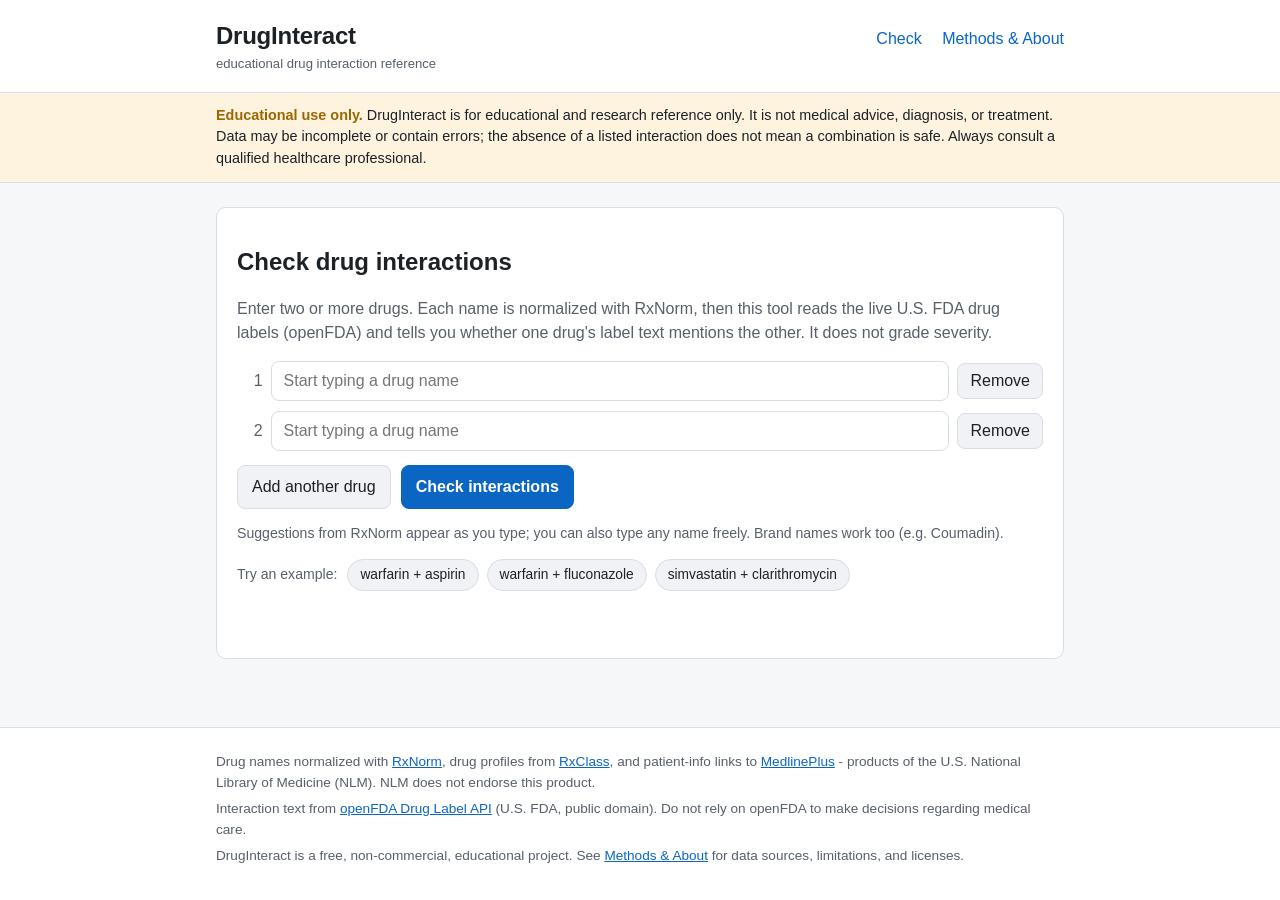
<file: index.html>
<!DOCTYPE html>
<html lang="en">
<head>
  <meta charset="utf-8">
  <meta name="viewport" content="width=device-width, initial-scale=1">
  <title>DrugInteract - educational drug interaction reference</title>
  <meta name="description" content="Free, educational drug-drug interaction reference. Checks U.S. FDA drug labels (openFDA) live in your browser. Not medical advice.">
  <!-- Bump the ?v= token on any app.js / styles.css change to bust browser and CDN caches on redeploy. -->
  <link rel="stylesheet" href="styles.css?v=1.1.0">
</head>
<body>
  <header class="site-header">
    <div class="wrap">
      <div class="brand">DrugInteract
        <small>educational drug interaction reference</small>
      </div>
      <nav class="nav">
        <a href="index.html">Check</a>
        <a href="methods.html">Methods &amp; About</a>
      </nav>
    </div>
  </header>

  <div class="disclaimer" role="note">
    <div class="wrap">
      <strong>Educational use only.</strong>
      DrugInteract is for educational and research reference only. It is not medical
      advice, diagnosis, or treatment. Data may be incomplete or contain errors; the
      absence of a listed interaction does not mean a combination is safe. Always
      consult a qualified healthcare professional.
    </div>
  </div>

  <main>
    <div class="wrap">
      <section class="card">
        <h1>Check drug interactions</h1>
        <p class="lead">
          Enter two or more drugs. Each name is normalized with RxNorm, then this
          tool reads the live U.S. FDA drug labels (openFDA) and tells you whether
          one drug's label text mentions the other. It does not grade severity.
        </p>

        <form id="drug-form" novalidate>
          <div id="drug-rows" class="drug-rows" aria-label="Drugs to check"></div>
          <div class="controls">
            <button type="button" id="add-drug">Add another drug</button>
            <button type="submit" id="check" class="btn-primary">Check interactions</button>
          </div>
          <p class="hint">Suggestions from RxNorm appear as you type; you can also type any name freely. Brand names work too (e.g. Coumadin).</p>
          <div class="examples">
            <span class="hint">Try an example:</span>
            <span id="example-chips" class="example-chips"></span>
          </div>
        </form>

        <p id="status" class="status" role="status" aria-live="polite"></p>
      </section>

      <section id="results" aria-live="polite"></section>
    </div>
  </main>

  <footer class="site-footer">
    <div class="wrap">
      <p>
        Drug names normalized with <a href="https://rxnav.nlm.nih.gov/" rel="noopener" target="_blank">RxNorm</a>,
        drug profiles from <a href="https://rxnav.nlm.nih.gov/RxClassIntro.html" rel="noopener" target="_blank">RxClass</a>,
        and patient-info links to <a href="https://medlineplus.gov/" rel="noopener" target="_blank">MedlinePlus</a> -
        products of the U.S. National Library of Medicine (NLM). NLM does not endorse this product.
      </p>
      <p>
        Interaction text from <a href="https://open.fda.gov/apis/drug/label/" rel="noopener" target="_blank">openFDA Drug Label API</a>
        (U.S. FDA, public domain). Do not rely on openFDA to make decisions regarding medical care.
      </p>
      <p>
        DrugInteract is a free, non-commercial, educational project.
        See <a href="methods.html">Methods &amp; About</a> for data sources, limitations, and licenses.
      </p>
    </div>
  </footer>

  <script src="app.js?v=1.1.0" defer></script>
</body>
</html>
</file>
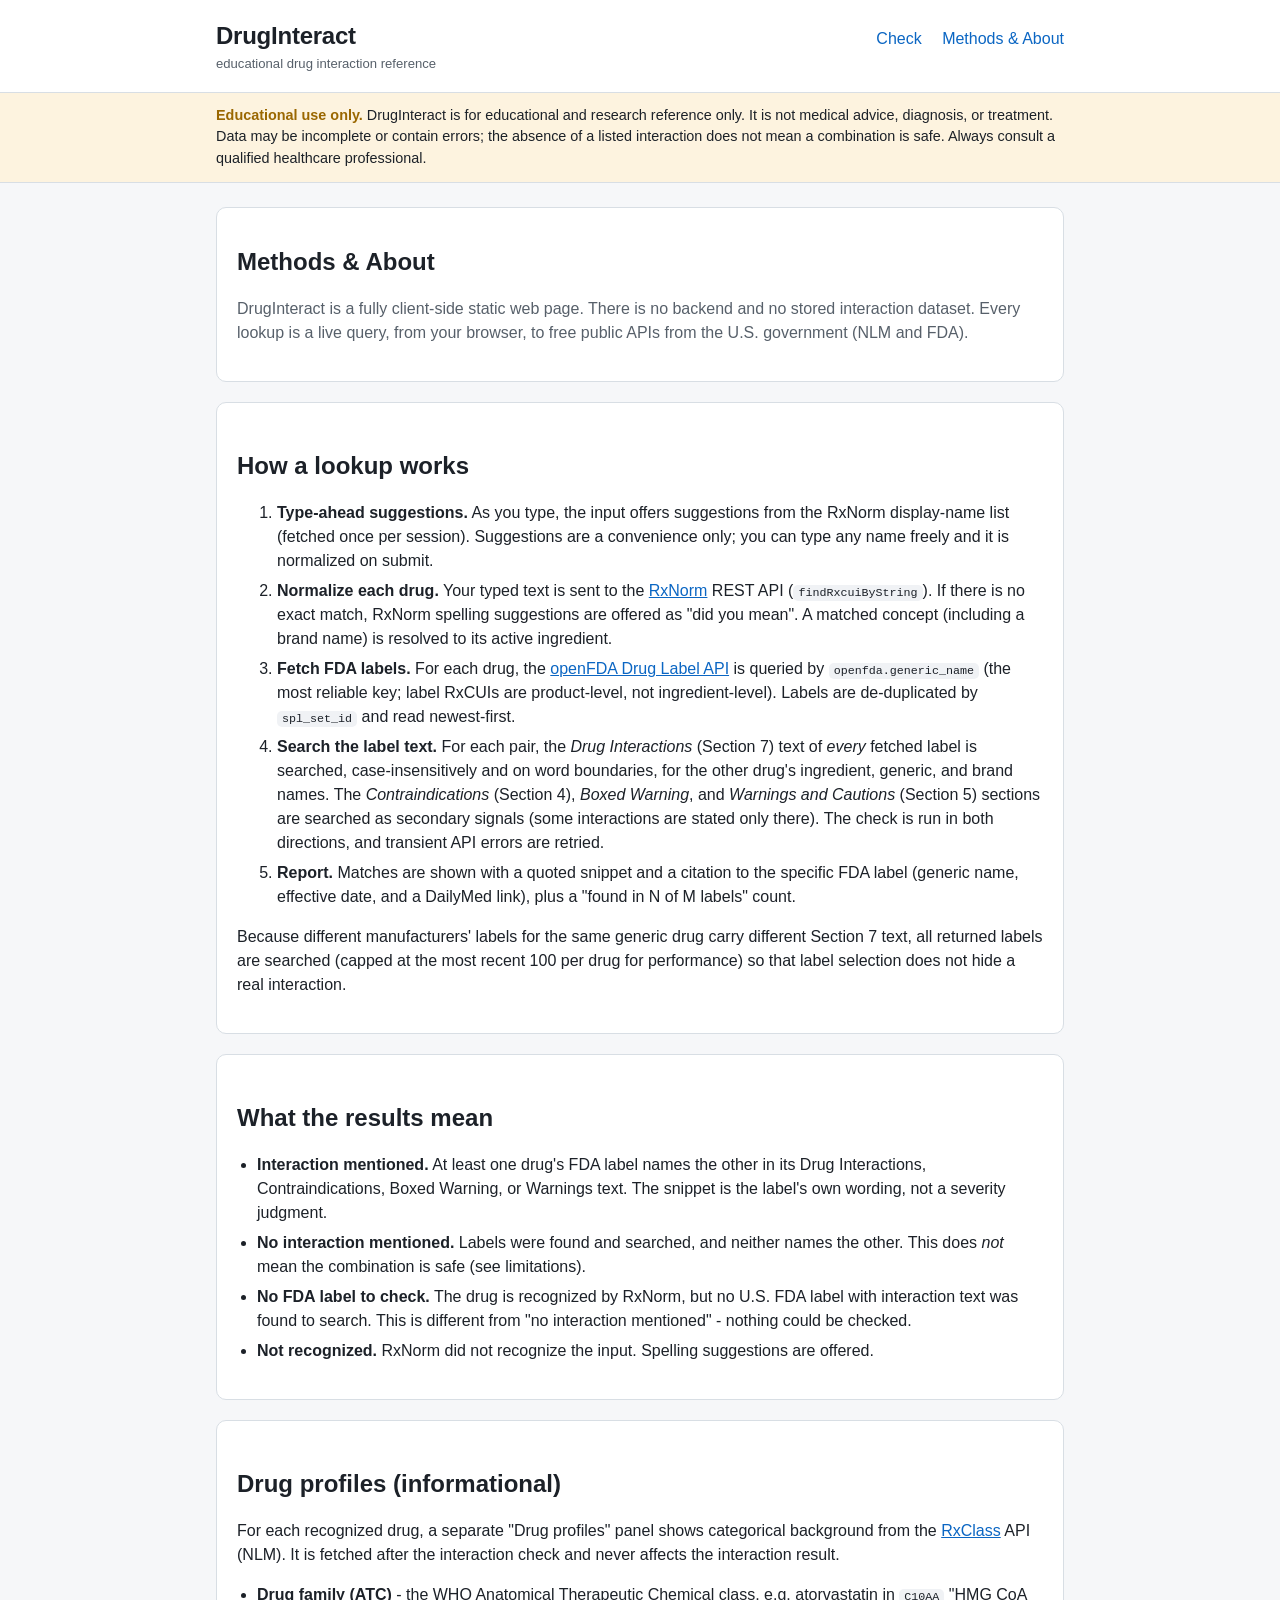
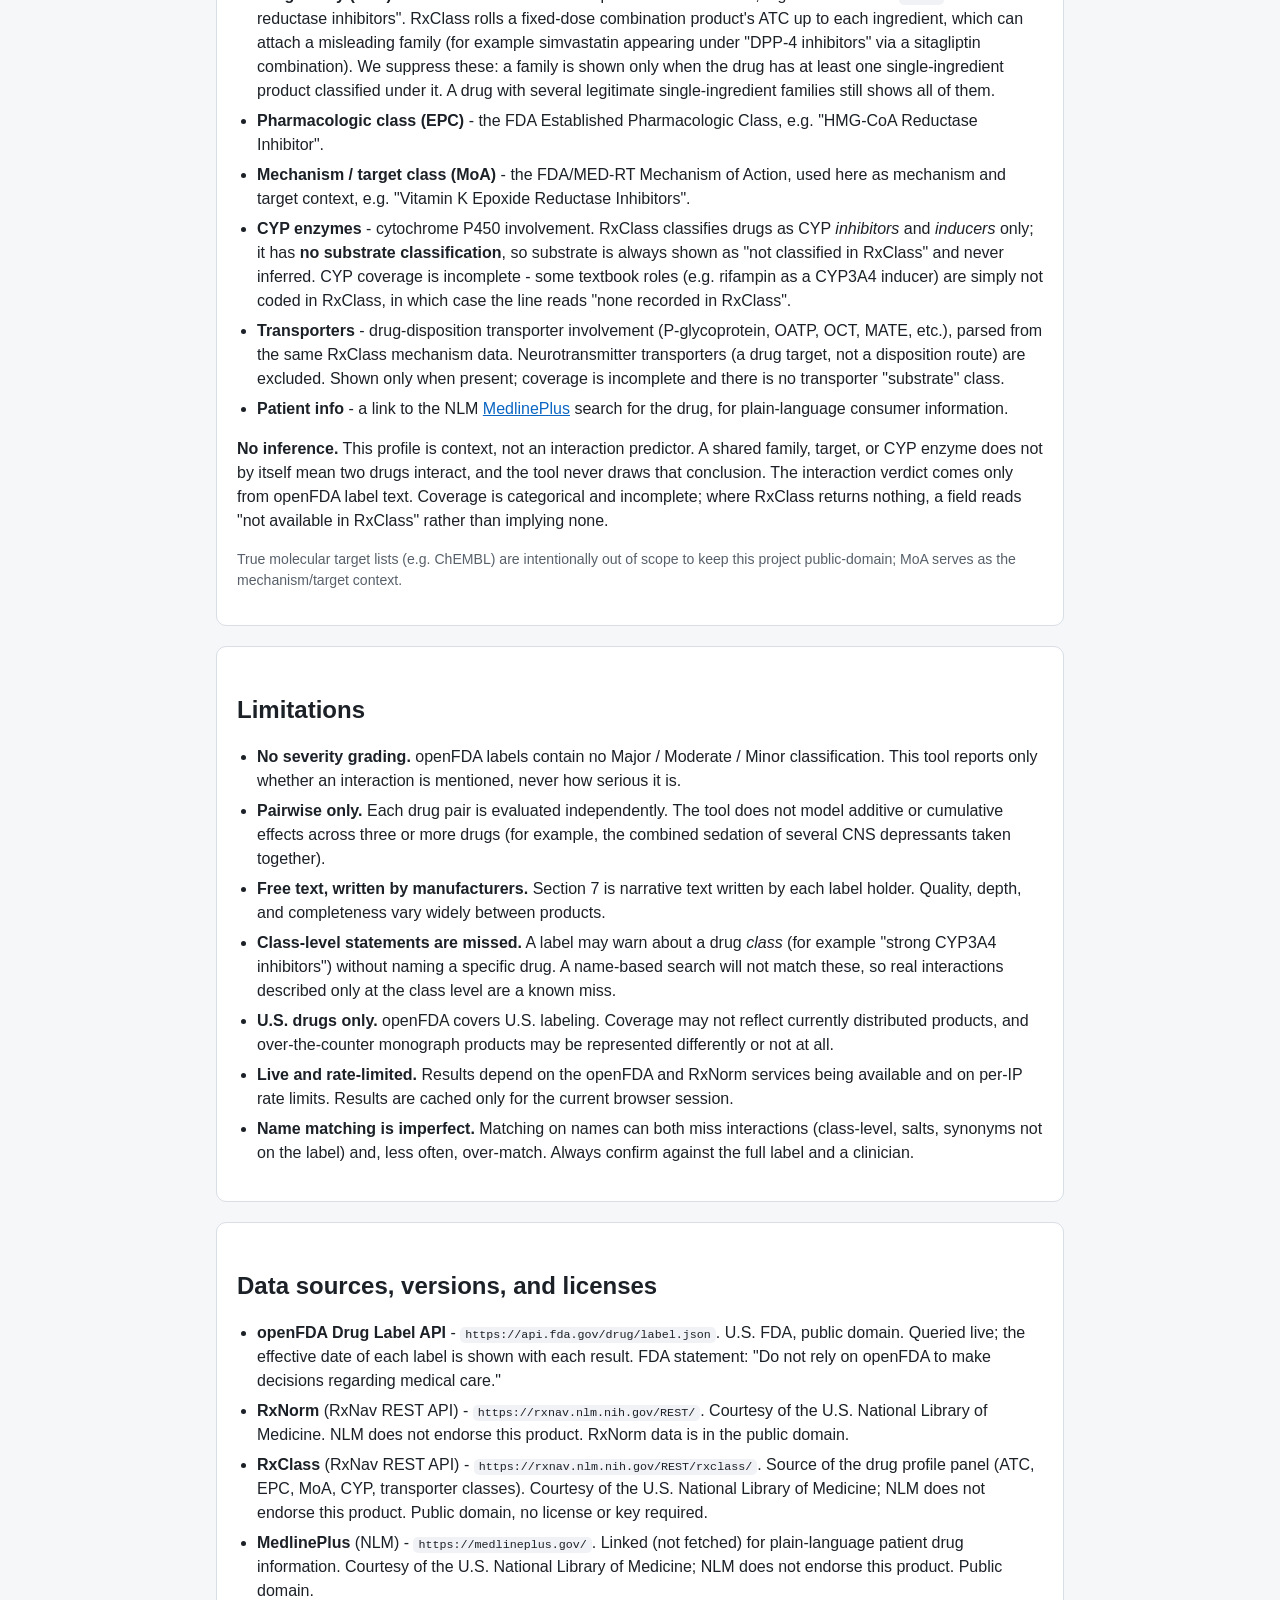
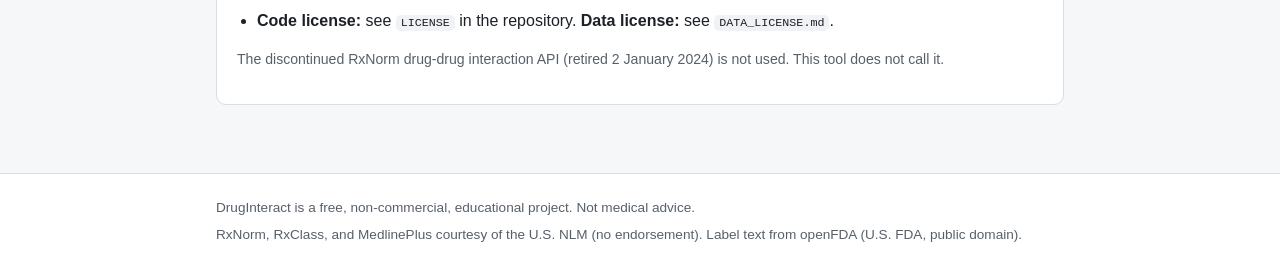
<file: methods.html>
<!DOCTYPE html>
<html lang="en">
<head>
  <meta charset="utf-8">
  <meta name="viewport" content="width=device-width, initial-scale=1">
  <title>Methods &amp; About - DrugInteract</title>
  <meta name="description" content="How DrugInteract works: data sources, normalization, matching, and limitations.">
  <!-- Bump the ?v= token on any styles.css change to bust browser and CDN caches on redeploy. -->
  <link rel="stylesheet" href="styles.css?v=1.1.0">
</head>
<body>
  <header class="site-header">
    <div class="wrap">
      <div class="brand">DrugInteract
        <small>educational drug interaction reference</small>
      </div>
      <nav class="nav">
        <a href="index.html">Check</a>
        <a href="methods.html">Methods &amp; About</a>
      </nav>
    </div>
  </header>

  <div class="disclaimer" role="note">
    <div class="wrap">
      <strong>Educational use only.</strong>
      DrugInteract is for educational and research reference only. It is not medical
      advice, diagnosis, or treatment. Data may be incomplete or contain errors; the
      absence of a listed interaction does not mean a combination is safe. Always
      consult a qualified healthcare professional.
    </div>
  </div>

  <main>
    <div class="wrap prose">
      <section class="card">
        <h1>Methods &amp; About</h1>
        <p class="lead">
          DrugInteract is a fully client-side static web page. There is no backend
          and no stored interaction dataset. Every lookup is a live query, from your
          browser, to free public APIs from the U.S. government (NLM and FDA).
        </p>
      </section>

      <section class="card">
        <h2>How a lookup works</h2>
        <ol>
          <li><strong>Type-ahead suggestions.</strong> As you type, the input
            offers suggestions from the RxNorm display-name list (fetched once per
            session). Suggestions are a convenience only; you can type any name
            freely and it is normalized on submit.</li>
          <li><strong>Normalize each drug.</strong> Your typed text is sent to the
            <a href="https://rxnav.nlm.nih.gov/" target="_blank" rel="noopener">RxNorm</a>
            REST API (<code>findRxcuiByString</code>). If there is no exact match,
            RxNorm spelling suggestions are offered as "did you mean". A matched
            concept (including a brand name) is resolved to its active ingredient.</li>
          <li><strong>Fetch FDA labels.</strong> For each drug, the
            <a href="https://open.fda.gov/apis/drug/label/" target="_blank" rel="noopener">openFDA Drug Label API</a>
            is queried by <code>openfda.generic_name</code> (the most reliable key;
            label RxCUIs are product-level, not ingredient-level). Labels are
            de-duplicated by <code>spl_set_id</code> and read newest-first.</li>
          <li><strong>Search the label text.</strong> For each pair, the
            <em>Drug Interactions</em> (Section 7) text of <em>every</em> fetched
            label is searched, case-insensitively and on word boundaries, for the
            other drug's ingredient, generic, and brand names. The
            <em>Contraindications</em> (Section 4), <em>Boxed Warning</em>, and
            <em>Warnings and Cautions</em> (Section 5) sections are searched as
            secondary signals (some interactions are stated only there). The check
            is run in both directions, and transient API errors are retried.</li>
          <li><strong>Report.</strong> Matches are shown with a quoted snippet and a
            citation to the specific FDA label (generic name, effective date, and a
            DailyMed link), plus a "found in N of M labels" count.</li>
        </ol>
        <p>
          Because different manufacturers' labels for the same generic drug carry
          different Section 7 text, all returned labels are searched (capped at the
          most recent 100 per drug for performance) so that label selection does not
          hide a real interaction.
        </p>
      </section>

      <section class="card">
        <h2>What the results mean</h2>
        <ul>
          <li><strong>Interaction mentioned.</strong> At least one drug's FDA label
            names the other in its Drug Interactions, Contraindications, Boxed
            Warning, or Warnings text. The snippet is the label's own wording, not a
            severity judgment.</li>
          <li><strong>No interaction mentioned.</strong> Labels were found and
            searched, and neither names the other. This does <em>not</em> mean the
            combination is safe (see limitations).</li>
          <li><strong>No FDA label to check.</strong> The drug is recognized by
            RxNorm, but no U.S. FDA label with interaction text was found to search.
            This is different from "no interaction mentioned" - nothing could be
            checked.</li>
          <li><strong>Not recognized.</strong> RxNorm did not recognize the input.
            Spelling suggestions are offered.</li>
        </ul>
      </section>

      <section class="card">
        <h2>Drug profiles (informational)</h2>
        <p>
          For each recognized drug, a separate "Drug profiles" panel shows
          categorical background from the
          <a href="https://rxnav.nlm.nih.gov/RxClassIntro.html" target="_blank" rel="noopener">RxClass</a>
          API (NLM). It is fetched after the interaction check and never affects
          the interaction result.
        </p>
        <ul>
          <li><strong>Drug family (ATC)</strong> - the WHO Anatomical Therapeutic
            Chemical class, e.g. atorvastatin in <code>C10AA</code> "HMG CoA
            reductase inhibitors". RxClass rolls a fixed-dose combination product's
            ATC up to each ingredient, which can attach a misleading family (for
            example simvastatin appearing under "DPP-4 inhibitors" via a sitagliptin
            combination). We suppress these: a family is shown only when the drug has
            at least one single-ingredient product classified under it. A drug with
            several legitimate single-ingredient families still shows all of them.</li>
          <li><strong>Pharmacologic class (EPC)</strong> - the FDA Established
            Pharmacologic Class, e.g. "HMG-CoA Reductase Inhibitor".</li>
          <li><strong>Mechanism / target class (MoA)</strong> - the FDA/MED-RT
            Mechanism of Action, used here as mechanism and target context, e.g.
            "Vitamin K Epoxide Reductase Inhibitors".</li>
          <li><strong>CYP enzymes</strong> - cytochrome P450 involvement. RxClass
            classifies drugs as CYP <em>inhibitors</em> and <em>inducers</em> only;
            it has <strong>no substrate classification</strong>, so substrate is
            always shown as "not classified in RxClass" and never inferred. CYP
            coverage is incomplete - some textbook roles (e.g. rifampin as a CYP3A4
            inducer) are simply not coded in RxClass, in which case the line reads
            "none recorded in RxClass".</li>
          <li><strong>Transporters</strong> - drug-disposition transporter
            involvement (P-glycoprotein, OATP, OCT, MATE, etc.), parsed from the same
            RxClass mechanism data. Neurotransmitter transporters (a drug target, not
            a disposition route) are excluded. Shown only when present; coverage is
            incomplete and there is no transporter "substrate" class.</li>
          <li><strong>Patient info</strong> - a link to the NLM
            <a href="https://medlineplus.gov/" target="_blank" rel="noopener">MedlinePlus</a>
            search for the drug, for plain-language consumer information.</li>
        </ul>
        <p>
          <strong>No inference.</strong> This profile is context, not an
          interaction predictor. A shared family, target, or CYP enzyme does not
          by itself mean two drugs interact, and the tool never draws that
          conclusion. The interaction verdict comes only from openFDA label text.
          Coverage is categorical and incomplete; where RxClass returns nothing, a
          field reads "not available in RxClass" rather than implying none.
        </p>
        <p class="hint">
          True molecular target lists (e.g. ChEMBL) are intentionally out of scope
          to keep this project public-domain; MoA serves as the mechanism/target
          context.
        </p>
      </section>

      <section class="card">
        <h2>Limitations</h2>
        <ul>
          <li><strong>No severity grading.</strong> openFDA labels contain no
            Major / Moderate / Minor classification. This tool reports only whether
            an interaction is mentioned, never how serious it is.</li>
          <li><strong>Pairwise only.</strong> Each drug pair is evaluated
            independently. The tool does not model additive or cumulative effects
            across three or more drugs (for example, the combined sedation of
            several CNS depressants taken together).</li>
          <li><strong>Free text, written by manufacturers.</strong> Section 7 is
            narrative text written by each label holder. Quality, depth, and
            completeness vary widely between products.</li>
          <li><strong>Class-level statements are missed.</strong> A label may warn
            about a drug <em>class</em> (for example "strong CYP3A4 inhibitors")
            without naming a specific drug. A name-based search will not match these,
            so real interactions described only at the class level are a known miss.</li>
          <li><strong>U.S. drugs only.</strong> openFDA covers U.S. labeling. Coverage
            may not reflect currently distributed products, and over-the-counter
            monograph products may be represented differently or not at all.</li>
          <li><strong>Live and rate-limited.</strong> Results depend on the openFDA
            and RxNorm services being available and on per-IP rate limits. Results
            are cached only for the current browser session.</li>
          <li><strong>Name matching is imperfect.</strong> Matching on names can both
            miss interactions (class-level, salts, synonyms not on the label) and, less
            often, over-match. Always confirm against the full label and a clinician.</li>
        </ul>
      </section>

      <section class="card">
        <h2>Data sources, versions, and licenses</h2>
        <ul>
          <li><strong>openFDA Drug Label API</strong> -
            <code>https://api.fda.gov/drug/label.json</code>. U.S. FDA, public domain.
            Queried live; the effective date of each label is shown with each result.
            FDA statement: "Do not rely on openFDA to make decisions regarding medical care."</li>
          <li><strong>RxNorm</strong> (RxNav REST API) -
            <code>https://rxnav.nlm.nih.gov/REST/</code>. Courtesy of the U.S. National
            Library of Medicine. NLM does not endorse this product. RxNorm data is in
            the public domain.</li>
          <li><strong>RxClass</strong> (RxNav REST API) -
            <code>https://rxnav.nlm.nih.gov/REST/rxclass/</code>. Source of the drug
            profile panel (ATC, EPC, MoA, CYP, transporter classes). Courtesy of the
            U.S. National Library of Medicine; NLM does not endorse this product.
            Public domain, no license or key required.</li>
          <li><strong>MedlinePlus</strong> (NLM) - <code>https://medlineplus.gov/</code>.
            Linked (not fetched) for plain-language patient drug information. Courtesy
            of the U.S. National Library of Medicine; NLM does not endorse this product.
            Public domain.</li>
          <li><strong>Code license:</strong> see <code>LICENSE</code> in the
            repository. <strong>Data license:</strong> see <code>DATA_LICENSE.md</code>.</li>
        </ul>
        <p class="hint">
          The discontinued RxNorm drug-drug interaction API (retired 2 January 2024)
          is not used. This tool does not call it.
        </p>
      </section>
    </div>
  </main>

  <footer class="site-footer">
    <div class="wrap">
      <p>DrugInteract is a free, non-commercial, educational project. Not medical advice.</p>
      <p>RxNorm, RxClass, and MedlinePlus courtesy of the U.S. NLM (no endorsement). Label text from openFDA (U.S. FDA, public domain).</p>
    </div>
  </footer>
</body>
</html>
</file>
<file: styles.css>
/* DrugInteract styles. Light/dark via prefers-color-scheme. */

:root {
  --bg: #f6f7f9;
  --surface: #ffffff;
  --surface-2: #f0f2f5;
  --text: #1c2128;
  --text-muted: #57606a;
  --border: #d8dee4;
  --accent: #0b66c3;
  --accent-text: #ffffff;

  /* result-state accents (color is paired with a text label, never color-only) */
  --state-mention: #b42318;     /* interaction text found in a label */
  --state-mention-bg: #fdecea;
  --state-nomention: #3a4a5a;   /* checked, nothing found - NEUTRAL, never green */
  --state-nomention-bg: #eef1f4;
  --state-nolabel: #6b4fbb;     /* recognized but no label to check */
  --state-nolabel-bg: #f0ecfa;
  --state-unrecognized: #9a6700; /* not recognized by RxNorm */
  --state-unrecognized-bg: #fdf3df;
  --state-ratelimit: #c2410c;    /* API rate limit (HTTP 429) */
  --state-ratelimit-bg: #fde7d6;
  --state-error: #57606a;
  --state-error-bg: #f0f2f5;

  --radius: 10px;
  --maxw: 880px;
  --font: -apple-system, BlinkMacSystemFont, "Segoe UI", Roboto, Helvetica, Arial, sans-serif;
}

@media (prefers-color-scheme: dark) {
  :root {
    --bg: #0d1117;
    --surface: #161b22;
    --surface-2: #1c2330;
    --text: #e6edf3;
    --text-muted: #9198a1;
    --border: #2d333b;
    --accent: #4493f8;
    --accent-text: #0d1117;
    --state-mention: #ff7b72;     --state-mention-bg: #2a1715;
    --state-nomention: #adbac7;   --state-nomention-bg: #1b2230;
    --state-nolabel: #b29df0;     --state-nolabel-bg: #1f1a2e;
    --state-unrecognized: #e3b341; --state-unrecognized-bg: #251f10;
    --state-ratelimit: #ff9e6d;    --state-ratelimit-bg: #2a1a10;
    --state-error: #9198a1;        --state-error-bg: #1c2330;
  }
}

* { box-sizing: border-box; }

body {
  margin: 0;
  font-family: var(--font);
  color: var(--text);
  background: var(--bg);
  line-height: 1.5;
  -webkit-text-size-adjust: 100%;
}

a { color: var(--accent); }

.wrap { max-width: var(--maxw); margin: 0 auto; padding: 0 16px; }

/* Header */
.site-header { background: var(--surface); border-bottom: 1px solid var(--border); }
.site-header .wrap { display: flex; align-items: baseline; justify-content: space-between; gap: 12px; padding-top: 18px; padding-bottom: 18px; flex-wrap: wrap; }
.brand { font-size: 1.5rem; font-weight: 700; letter-spacing: -0.01em; }
.brand small { display: block; font-size: 0.82rem; font-weight: 400; color: var(--text-muted); letter-spacing: 0; }
.nav a { margin-left: 16px; text-decoration: none; font-weight: 500; }
.nav a:hover { text-decoration: underline; }

/* Disclaimer banner */
.disclaimer {
  background: var(--state-unrecognized-bg);
  border-bottom: 1px solid var(--border);
  color: var(--text);
}
.disclaimer .wrap { padding-top: 12px; padding-bottom: 12px; font-size: 0.9rem; }
.disclaimer strong { color: var(--state-unrecognized); }

main { padding: 24px 0 48px; }

.card {
  background: var(--surface);
  border: 1px solid var(--border);
  border-radius: var(--radius);
  padding: 20px;
  margin-bottom: 20px;
}

h1, h2, h3 { line-height: 1.25; }
.lead { color: var(--text-muted); margin-top: 0; }

/* Input rows */
.drug-rows { display: flex; flex-direction: column; gap: 10px; margin: 14px 0; }
.drug-row { display: flex; gap: 8px; align-items: center; }
.drug-row .idx { width: 1.6rem; color: var(--text-muted); font-variant-numeric: tabular-nums; text-align: right; }
.drug-row input[type="text"] {
  flex: 1;
  padding: 10px 12px;
  font-size: 1rem;
  color: var(--text);
  background: var(--surface);
  border: 1px solid var(--border);
  border-radius: 8px;
}
.drug-row input:focus { outline: 2px solid var(--accent); outline-offset: 1px; border-color: var(--accent); }

/* Autocomplete dropdown */
.ac-wrap { position: relative; flex: 1; }
.ac-wrap:focus-within { z-index: 40; }
.ac-wrap input[type="text"] { width: 100%; }
.ac-list {
  position: absolute;
  top: calc(100% + 2px);
  left: 0;
  right: 0;
  z-index: 30;
  margin: 0;
  padding: 4px 0;
  list-style: none;
  background: var(--surface);
  border: 1px solid var(--border);
  border-radius: 8px;
  max-height: 260px;
  overflow-y: auto;
  box-shadow: 0 6px 20px rgba(0, 0, 0, 0.16);
}
.ac-item {
  padding: 8px 12px;
  cursor: pointer;
  font-size: 0.95rem;
  white-space: nowrap;
  overflow: hidden;
  text-overflow: ellipsis;
}
.ac-item:hover, .ac-item.active { background: var(--surface-2); }

button {
  font: inherit;
  cursor: pointer;
  border-radius: 8px;
  border: 1px solid var(--border);
  background: var(--surface-2);
  color: var(--text);
  padding: 9px 14px;
}
button:hover { border-color: var(--accent); }
button:focus-visible { outline: 2px solid var(--accent); outline-offset: 1px; }
.btn-icon { padding: 9px 12px; line-height: 1; }
.btn-primary { background: var(--accent); color: var(--accent-text); border-color: var(--accent); font-weight: 600; }
.btn-primary:disabled { opacity: 0.55; cursor: progress; }
.controls { display: flex; gap: 10px; flex-wrap: wrap; margin-top: 8px; }

.hint { color: var(--text-muted); font-size: 0.88rem; }

/* Example chips */
.examples { display: flex; align-items: center; gap: 8px 10px; flex-wrap: wrap; margin-top: 12px; }
.example-chips { display: inline-flex; gap: 8px; flex-wrap: wrap; }
.chip {
  font-size: 0.86rem;
  padding: 5px 12px;
  border-radius: 999px;
  background: var(--surface-2);
  border: 1px solid var(--border);
  color: var(--text);
  cursor: pointer;
}
.chip:hover { border-color: var(--accent); }

/* Inline note (e.g. pairwise-only caveat near results) */
.note { font-size: 0.9rem; color: var(--text-muted); margin: 0 0 14px; }

/* Drug profiles (RxClass) - informational, visually separate from findings */
.card.profiles { border-style: dashed; }
.profile { padding: 12px 0; border-top: 1px solid var(--border); }
.profile:first-of-type { border-top: none; }
.profile h3 { margin: 0 0 8px; font-size: 1rem; }
.profile-body { display: flex; flex-direction: column; gap: 6px; }
.profile-row { display: flex; gap: 10px; flex-wrap: wrap; font-size: 0.92rem; }
.profile-label { flex: 0 0 200px; color: var(--text-muted); }
.profile-value { flex: 1; min-width: 200px; }
.profile-value.cyp { display: flex; flex-direction: column; gap: 3px; }
.cyp-tag {
  display: inline-block;
  min-width: 74px;
  font-size: 0.74rem;
  font-weight: 700;
  text-transform: uppercase;
  letter-spacing: 0.03em;
  color: var(--text-muted);
}
@media (max-width: 560px) {
  .profile-label { flex-basis: 100%; }
}

/* Status / spinner */
.status { margin: 14px 0; color: var(--text-muted); min-height: 1.2em; }

/* Per-drug normalization summary */
.drug-summary { margin: 8px 0 4px; }
.drug-summary ul { list-style: none; padding: 0; margin: 8px 0 0; display: flex; flex-direction: column; gap: 6px; }
.drug-summary li { font-size: 0.9rem; padding: 8px 10px; background: var(--surface-2); border-radius: 8px; }
.drug-summary .name-in { font-weight: 600; }
.tag { display: inline-block; font-size: 0.78rem; padding: 1px 7px; border-radius: 999px; border: 1px solid var(--border); color: var(--text-muted); margin-left: 6px; }

/* Results */
.pair {
  border: 1px solid var(--border);
  border-left-width: 6px;
  border-radius: var(--radius);
  padding: 14px 16px;
  margin-bottom: 14px;
  background: var(--surface);
}
.pair h3 { margin: 0 0 6px; font-size: 1.05rem; }
.badge {
  display: inline-block;
  font-size: 0.76rem;
  font-weight: 700;
  text-transform: uppercase;
  letter-spacing: 0.03em;
  padding: 2px 8px;
  border-radius: 6px;
  vertical-align: middle;
  margin-left: 8px;
}

.pair.s-mention { border-left-color: var(--state-mention); }
.pair.s-mention .badge { background: var(--state-mention-bg); color: var(--state-mention); }
.pair.s-nomention { border-left-color: var(--state-nomention); }
.pair.s-nomention .badge { background: var(--state-nomention-bg); color: var(--state-nomention); }
.pair.s-nolabel { border-left-color: var(--state-nolabel); }
.pair.s-nolabel .badge { background: var(--state-nolabel-bg); color: var(--state-nolabel); }
.pair.s-unrecognized { border-left-color: var(--state-unrecognized); }
.pair.s-unrecognized .badge { background: var(--state-unrecognized-bg); color: var(--state-unrecognized); }
.pair.s-ratelimit { border-left-color: var(--state-ratelimit); }
.pair.s-ratelimit .badge { background: var(--state-ratelimit-bg); color: var(--state-ratelimit); }
.pair.s-error { border-left-color: var(--state-error); }
.pair.s-error .badge { background: var(--state-error-bg); color: var(--state-error); }

.finding { margin: 10px 0; padding: 10px 12px; background: var(--surface-2); border-radius: 8px; }
.finding .dir { font-weight: 600; font-size: 0.92rem; }
.finding .meta { color: var(--text-muted); font-size: 0.82rem; margin-top: 2px; }
.finding.secondary { border: 1px dashed var(--border); background: transparent; }
.finding .sec-tag { font-size: 0.72rem; font-weight: 700; text-transform: uppercase; letter-spacing: 0.03em; color: var(--text-muted); }

.snippet { margin: 8px 0 0; font-size: 0.92rem; }
.snippet mark { background: var(--state-unrecognized-bg); color: inherit; padding: 0 2px; border-radius: 3px; font-weight: 700; }
details.full { margin-top: 8px; }
details.full summary { cursor: pointer; color: var(--accent); font-size: 0.88rem; }
details.full pre { white-space: pre-wrap; word-wrap: break-word; font-size: 0.85rem; background: var(--surface-2); padding: 10px; border-radius: 8px; max-height: 320px; overflow: auto; margin-top: 8px; }

.caveat { font-size: 0.88rem; color: var(--text-muted); margin: 8px 0 0; }
.suggestions { margin-top: 8px; }
.suggestions button { font-size: 0.86rem; padding: 4px 10px; margin: 2px 6px 2px 0; }

ul.didyoumean { margin: 6px 0 0; }

/* Methods page */
.prose h2 { margin-top: 28px; }
.prose ul { padding-left: 20px; }
.prose li { margin: 6px 0; }
.prose code { background: var(--surface-2); padding: 1px 5px; border-radius: 5px; font-size: 0.9em; }

/* Footer */
.site-footer { border-top: 1px solid var(--border); background: var(--surface); color: var(--text-muted); font-size: 0.85rem; }
.site-footer .wrap { padding: 18px 16px 28px; }
.site-footer p { margin: 6px 0; }
.visually-hidden { position: absolute; width: 1px; height: 1px; overflow: hidden; clip: rect(0 0 0 0); }
</file>
